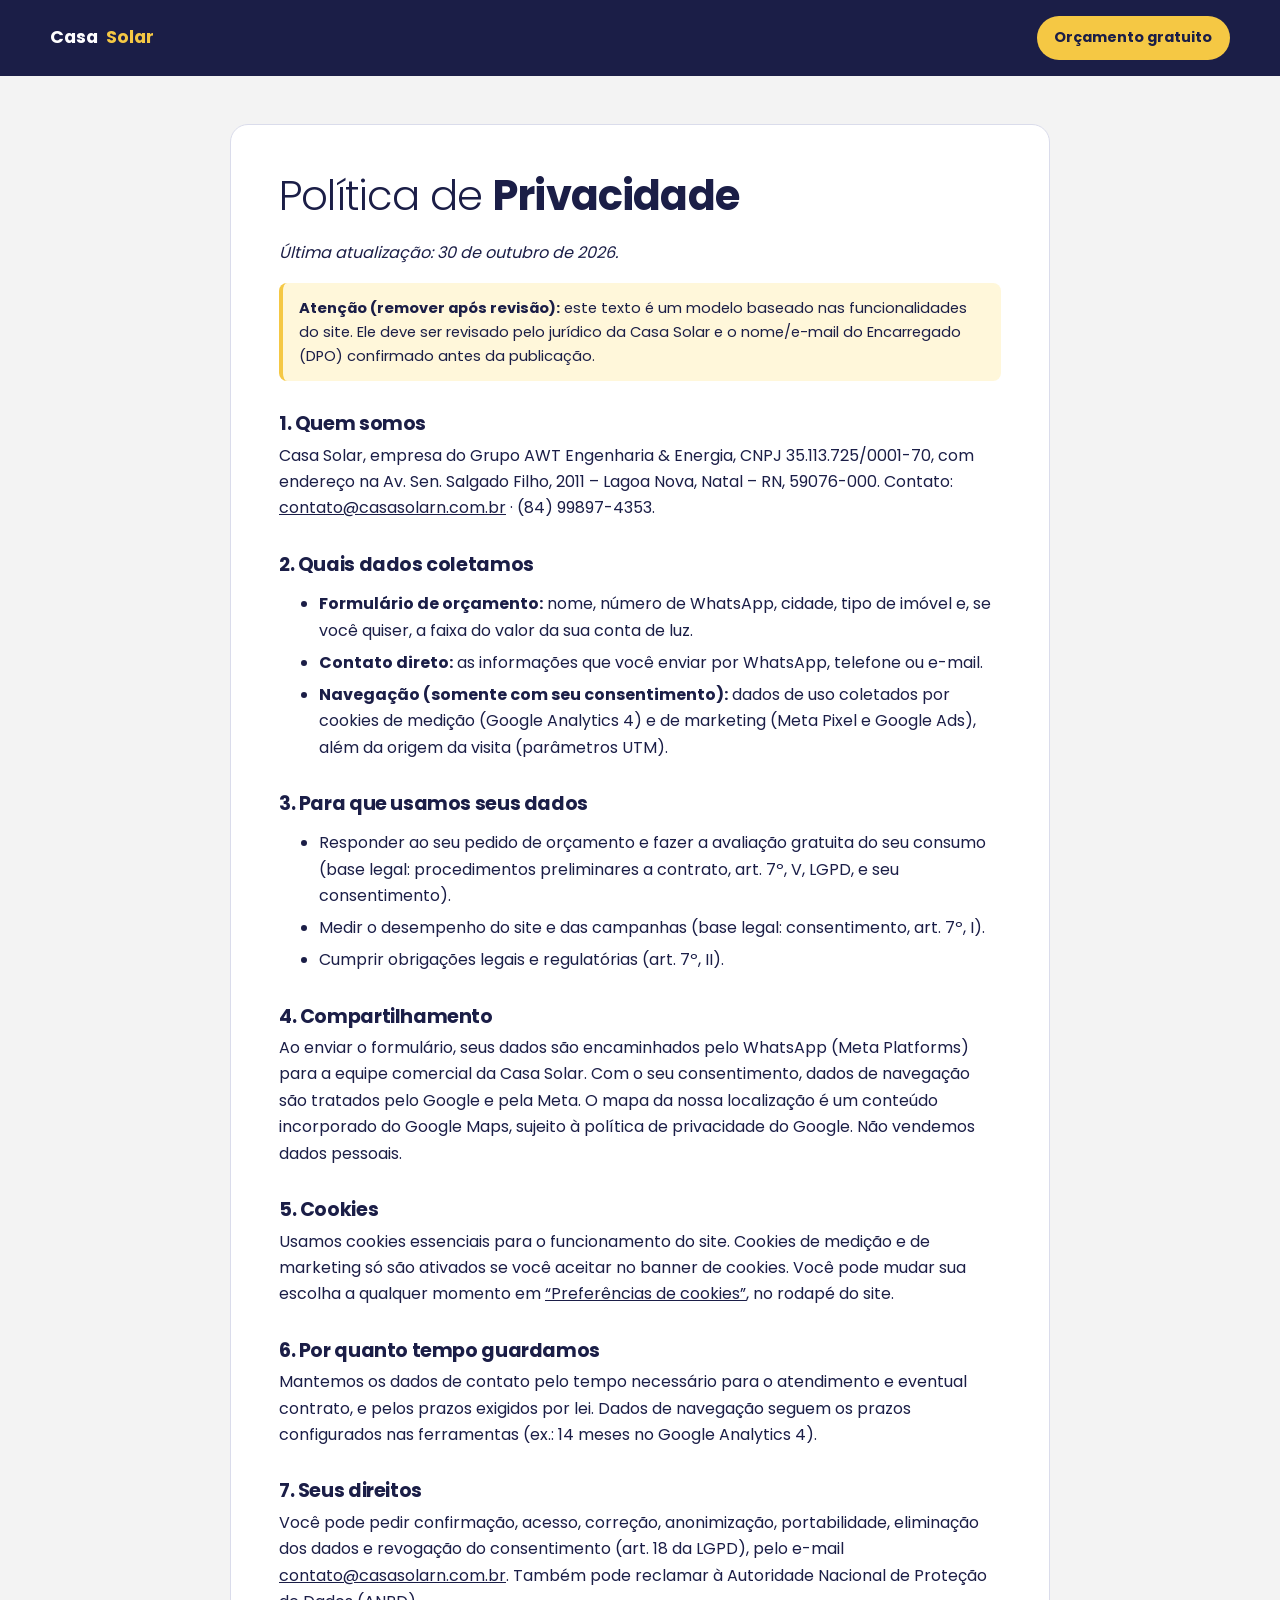
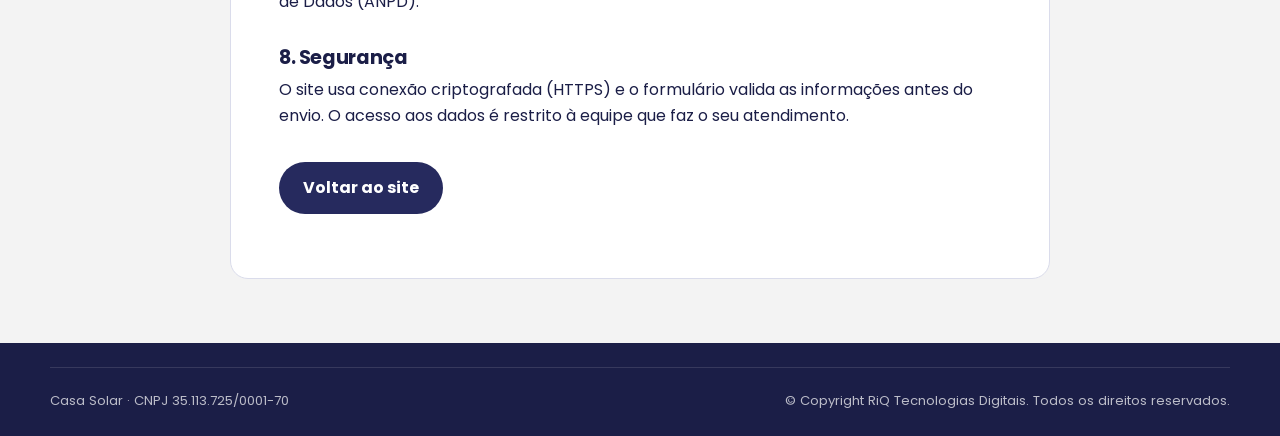
<file: politica-de-privacidade/index.html>
<!DOCTYPE html>
<html lang="pt-BR">
<head>
<meta charset="utf-8">
<meta name="viewport" content="width=device-width, initial-scale=1">
<title>Política de Privacidade | Casa Solar</title>
<meta name="description" content="Como a Casa Solar coleta, usa e protege seus dados pessoais, em conformidade com a LGPD (Lei 13.709/2018).">
<link rel="canonical" href="https://casasolarn.com.br/politica-de-privacidade/">
<meta name="robots" content="index, follow">
<meta name="theme-color" content="#262A5E">
<link rel="icon" href="../assets/img/favicon.svg" type="image/svg+xml">
<link rel="stylesheet" href="../assets/css/style.css">
<style>
  .legal{padding:calc(var(--header-h) + 3rem) 0 4rem;background:var(--paper)}
  .legal article{background:#fff;border-radius:var(--radius);padding:clamp(1.5rem,4vw,3rem);max-width:820px;margin-inline:auto;border:1px solid var(--line)}
  .legal h1{font-size:clamp(1.9rem,4vw,2.6rem);font-weight:300}.legal h1 b{font-weight:700}
  .legal h2{font-size:1.2rem;margin:2rem 0 .5rem}
  .legal li{margin-bottom:.35rem}
  .legal .pending{background:#FFF7DA;border-left:4px solid var(--yellow);padding:.8rem 1rem;border-radius:8px;font-size:.92rem}
  .header{background:var(--navy-900)}
</style>
</head>
<body>
<a class="skip" href="#conteudo">Pular para o conteúdo</a>
<header class="header">
  <div class="wrap header__row">
    <a class="brand" href="../" aria-label="Casa Solar – página inicial" style="font-weight:700;font-size:1.1rem;gap:.5rem;color:#fff">Casa <span class="y">Solar</span></a>
    <a class="btn" href="../#orcamento" style="min-height:44px;padding:.55rem 1.1rem;font-size:.9rem">Orçamento gratuito</a>
  </div>
</header>
<main id="conteudo" class="legal on-light">
  <div class="wrap">
    <article>
      <h1>Política de <b>Privacidade</b></h1>
      <p><em>Última atualização: 30 de outubro de 2026.</em></p>
      <p class="pending"><strong>Atenção (remover após revisão):</strong> este texto é um modelo baseado nas funcionalidades do site. Ele deve ser revisado pelo jurídico da Casa Solar e o nome/e-mail do Encarregado (DPO) confirmado antes da publicação.</p>

      <h2>1. Quem somos</h2>
      <p>Casa Solar, empresa do Grupo AWT Engenharia &amp; Energia, CNPJ 35.113.725/0001-70, com endereço na Av. Sen. Salgado Filho, 2011 – Lagoa Nova, Natal – RN, 59076-000. Contato: <a href="mailto:contato@casasolarn.com.br">contato@casasolarn.com.br</a> · (84) 99897-4353.</p>

      <h2>2. Quais dados coletamos</h2>
      <ul>
        <li><strong>Formulário de orçamento:</strong> nome, número de WhatsApp, cidade, tipo de imóvel e, se você quiser, a faixa do valor da sua conta de luz.</li>
        <li><strong>Contato direto:</strong> as informações que você enviar por WhatsApp, telefone ou e-mail.</li>
        <li><strong>Navegação (somente com seu consentimento):</strong> dados de uso coletados por cookies de medição (Google Analytics 4) e de marketing (Meta Pixel e Google Ads), além da origem da visita (parâmetros UTM).</li>
      </ul>

      <h2>3. Para que usamos seus dados</h2>
      <ul>
        <li>Responder ao seu pedido de orçamento e fazer a avaliação gratuita do seu consumo (base legal: procedimentos preliminares a contrato, art. 7º, V, LGPD, e seu consentimento).</li>
        <li>Medir o desempenho do site e das campanhas (base legal: consentimento, art. 7º, I).</li>
        <li>Cumprir obrigações legais e regulatórias (art. 7º, II).</li>
      </ul>

      <h2>4. Compartilhamento</h2>
      <p>Ao enviar o formulário, seus dados são encaminhados pelo WhatsApp (Meta Platforms) para a equipe comercial da Casa Solar. Com o seu consentimento, dados de navegação são tratados pelo Google e pela Meta. O mapa da nossa localização é um conteúdo incorporado do Google Maps, sujeito à política de privacidade do Google. Não vendemos dados pessoais.</p>

      <h2>5. Cookies</h2>
      <p>Usamos cookies essenciais para o funcionamento do site. Cookies de medição e de marketing só são ativados se você aceitar no banner de cookies. Você pode mudar sua escolha a qualquer momento em <a href="../#cookies">“Preferências de cookies”</a>, no rodapé do site.</p>

      <h2>6. Por quanto tempo guardamos</h2>
      <p>Mantemos os dados de contato pelo tempo necessário para o atendimento e eventual contrato, e pelos prazos exigidos por lei. Dados de navegação seguem os prazos configurados nas ferramentas (ex.: 14 meses no Google Analytics 4).</p>

      <h2>7. Seus direitos</h2>
      <p>Você pode pedir confirmação, acesso, correção, anonimização, portabilidade, eliminação dos dados e revogação do consentimento (art. 18 da LGPD), pelo e-mail <a href="mailto:contato@casasolarn.com.br">contato@casasolarn.com.br</a>. Também pode reclamar à Autoridade Nacional de Proteção de Dados (ANPD).</p>

      <h2>8. Segurança</h2>
      <p>O site usa conexão criptografada (HTTPS) e o formulário valida as informações antes do envio. O acesso aos dados é restrito à equipe que faz o seu atendimento.</p>

      <p style="margin-top:2rem"><a class="btn btn--navy" href="../">Voltar ao site</a></p>
    </article>
  </div>
</main>
<footer class="footer" style="padding-top:1.5rem">
  <div class="wrap footer__bottom">
    <p>Casa Solar · CNPJ 35.113.725/0001-70</p>
    <p>© Copyright RiQ Tecnologias Digitais. Todos os direitos reservados.</p>
  </div>
</footer>
</body>
</html>
</file>
<file: assets/css/style.css>
/* =========================================================
   Casa Solar — Landing page
   Identidade: azul-marinho + azul-céu + amarelo solar, Poppins
   ========================================================= */
@font-face{font-family:"Poppins";font-style:normal;font-weight:300;font-display:swap;src:url(../fonts/poppins-light.woff) format("woff")}
@font-face{font-family:"Poppins";font-style:normal;font-weight:400;font-display:swap;src:url(../fonts/poppins-regular.woff) format("woff")}
@font-face{font-family:"Poppins";font-style:normal;font-weight:500;font-display:swap;src:url(../fonts/poppins-medium.woff) format("woff")}
@font-face{font-family:"Poppins";font-style:normal;font-weight:700;font-display:swap;src:url(../fonts/poppins-bold.woff) format("woff")}

:root{
  --navy:#262A5E; --navy-900:#1B1E47; --navy-700:#2F3470;
  --royal:#1E43A3; --royal-900:#0E2667; --sky:#3F7AC4;
  --yellow:#F5C844; --yellow-2:#F7D24A; --yellow-ink:#7A5B00;
  --green:#3FA45B; --paper:#F3F3F3; --white:#fff;
  --ink:#1B1E47; --muted:#4B5078; --line:#DADCEB;
  --radius:18px; --radius-sm:10px;
  --shadow:0 18px 50px -20px rgba(27,30,71,.45);
  --ease:cubic-bezier(.22,1,.36,1);
  --wrap:1180px;
  --header-h:76px;
}
*,*::before,*::after{box-sizing:border-box}
html{scroll-behavior:smooth;scroll-padding-top:calc(var(--header-h) + 12px);-webkit-text-size-adjust:100%}
main,.footer{overflow-x:hidden;overflow-x:clip}
body{margin:0;font-family:"Poppins",system-ui,-apple-system,"Segoe UI",Arial,sans-serif;font-size:1rem;line-height:1.65;color:var(--ink);background:var(--white);text-rendering:optimizeLegibility;-webkit-font-smoothing:antialiased;overflow-x:hidden}
img,svg,video{display:block;max-width:100%}
img{height:auto}
a{color:inherit}
button,input,select{font:inherit;color:inherit}
h1,h2,h3{line-height:1.12;margin:0 0 .5em;letter-spacing:-.02em}
p{margin:0 0 1em}
.wrap{width:min(100% - 2.5rem,var(--wrap));margin-inline:auto}
[hidden]{display:none!important}
.sr-only{position:absolute!important;width:1px;height:1px;padding:0;margin:-1px;overflow:hidden;clip:rect(0,0,0,0);white-space:nowrap;border:0}
.skip{position:fixed;left:1rem;top:-100px;z-index:200;background:var(--yellow);color:var(--navy-900);padding:.7rem 1.1rem;border-radius:8px;font-weight:700;text-decoration:none}
.skip:focus{top:1rem}
:focus-visible{outline:3px solid var(--yellow);outline-offset:3px;border-radius:6px}
.on-light :focus-visible,.form-card :focus-visible{outline-color:var(--royal)}
.hl{background:linear-gradient(transparent 8%,var(--yellow) 8%,var(--yellow) 92%,transparent 92%);color:var(--navy-900);padding:0 .18em;box-decoration-break:clone;-webkit-box-decoration-break:clone}
.y{color:var(--yellow)}
.icon{width:1.25em;height:1.25em;flex:none;fill:currentColor}

/* ---------- progress ---------- */
.progress{position:fixed;inset:0 0 auto 0;height:3px;z-index:120;background:var(--yellow);transform-origin:0 50%;transform:scaleX(0)}

/* ---------- buttons ---------- */
.btn{--bg:var(--yellow);--fg:var(--navy-900);position:relative;display:inline-flex;align-items:center;justify-content:center;gap:.6rem;min-height:52px;padding:.85rem 1.5rem;border:0;border-radius:999px;background:var(--bg);color:var(--fg);font-weight:700;font-size:1rem;line-height:1.2;text-decoration:none;cursor:pointer;overflow:hidden;isolation:isolate;transition:transform .35s var(--ease),box-shadow .35s var(--ease),background-color .25s}
.btn::after{content:"";position:absolute;inset:0;z-index:-1;background:linear-gradient(110deg,transparent 30%,rgba(255,255,255,.55) 50%,transparent 70%);transform:translateX(-120%);transition:transform .7s var(--ease)}
.btn:hover{transform:translateY(-2px);box-shadow:0 14px 30px -12px rgba(245,200,68,.8)}
.btn:hover::after{transform:translateX(120%)}
.btn:active{transform:translateY(0) scale(.98)}
.btn .icon{transition:transform .35s var(--ease)}
.btn:hover .icon--arrow{transform:translateX(4px)}
.btn--navy{--bg:var(--navy);--fg:#fff}
.btn--navy:hover{box-shadow:0 14px 30px -12px rgba(38,42,94,.7)}
.btn--ghost{--bg:transparent;--fg:#fff;box-shadow:inset 0 0 0 2px rgba(255,255,255,.55)}
.btn--ghost:hover{box-shadow:inset 0 0 0 2px var(--yellow),0 14px 30px -14px rgba(0,0,0,.5)}
.btn--block{width:100%}
.btn--pulse{animation:pulse 2.8s var(--ease) infinite}
@keyframes pulse{0%,100%{box-shadow:0 0 0 0 rgba(245,200,68,.55)}55%{box-shadow:0 0 0 14px rgba(245,200,68,0)}}
/* chip-link "Confira" (padrão das artes) */
.tag-link{display:inline-flex;align-items:center;gap:.5rem;background:var(--navy);color:#fff;padding:.45rem .9rem;font-weight:400;text-decoration:none;transition:gap .3s var(--ease),background .3s}
.tag-link:hover{gap:.85rem;background:var(--royal)}

/* ---------- header ---------- */
.header{position:fixed;inset:0 0 auto;z-index:100;height:var(--header-h);display:flex;align-items:center;transition:background .35s,box-shadow .35s,height .35s}
.header.is-solid{background:rgba(27,30,71,.94);backdrop-filter:saturate(1.4) blur(10px);-webkit-backdrop-filter:saturate(1.4) blur(10px);box-shadow:0 10px 30px -18px rgba(0,0,0,.6);--header-h:66px}
.header__row{display:flex;align-items:center;justify-content:space-between;gap:1rem}
.brand{display:flex;align-items:center;text-decoration:none;color:#fff;--logo-ink:#fff;--logo-panel:#fff;--logo-grid:var(--navy)}
.brand svg{width:112px;height:auto}
.fb{display:contents}
.fb[hidden]{display:none}
.logo-img{height:44px;width:auto;filter:brightness(0) invert(1)}
.footer .logo-img--lg{height:58px}
.awt-logo{height:40px;width:auto;margin-top:1rem;filter:brightness(0) invert(1);opacity:.85}
.pillar__img{width:88px;height:88px;object-fit:contain}
.nav{display:flex;align-items:center;gap:.25rem}
.nav a{color:#fff;text-decoration:none;font-size:.92rem;font-weight:500;padding:.55rem .75rem;border-radius:8px;position:relative}
.nav a:not(.btn)::after{content:"";position:absolute;left:.75rem;right:.75rem;bottom:.3rem;height:2px;background:var(--yellow);transform:scaleX(0);transform-origin:left;transition:transform .35s var(--ease)}
.nav a:not(.btn):hover::after,.nav a[aria-current="true"]::after{transform:scaleX(1)}
.nav .btn{color:var(--navy-900);min-height:44px;padding:.6rem 1.15rem;margin-left:.5rem;font-size:.92rem}
.menu-btn{display:none;width:46px;height:46px;border:0;border-radius:12px;background:rgba(255,255,255,.12);cursor:pointer;place-items:center}
.menu-btn span{display:block;width:22px;height:2px;background:#fff;border-radius:2px;position:relative;transition:transform .3s,background .3s}
.menu-btn span::before,.menu-btn span::after{content:"";position:absolute;left:0;width:22px;height:2px;background:#fff;border-radius:2px;transition:transform .3s var(--ease)}
.menu-btn span::before{top:-7px}.menu-btn span::after{top:7px}
.menu-btn[aria-expanded="true"] span{background:transparent}
.menu-btn[aria-expanded="true"] span::before{transform:translateY(7px) rotate(45deg)}
.menu-btn[aria-expanded="true"] span::after{transform:translateY(-7px) rotate(-45deg)}

/* ---------- hero ---------- */
.hero{position:relative;isolation:isolate;color:#fff;padding:calc(var(--header-h) + 3.5rem) 0 0;background:linear-gradient(180deg,#3268B2 0%,#2558A2 46%,var(--royal-900) 100%);overflow:hidden}
.hero__wave{position:absolute;z-index:-1;left:-5%;width:110%;bottom:0;height:62%;pointer-events:none;opacity:.95;overflow:visible}
.hero__wave path{fill:none;stroke:var(--yellow);stroke-width:70;stroke-linecap:round}
.hero__photo{position:absolute;inset:auto 0 0 0;z-index:-2;height:58%;overflow:hidden;-webkit-mask-image:linear-gradient(180deg,transparent 0,#000 30%);mask-image:linear-gradient(180deg,transparent 0,#000 30%)}
.hero__photo img{width:100%;height:100%;object-fit:cover;object-position:60% 40%}
.hero__photo::after{content:"";position:absolute;inset:0;background:linear-gradient(180deg,rgba(27,30,71,.25) 0%,rgba(27,30,71,.55) 55%,rgba(27,30,71,.95) 100%),linear-gradient(90deg,rgba(27,30,71,.9) 0%,rgba(27,30,71,.35) 55%,rgba(27,30,71,.1) 100%)}
.hero__grid{display:grid;gap:2.5rem;align-items:start;padding-bottom:4rem}
.eyebrow{display:inline-flex;align-items:center;gap:.5rem;font-size:.82rem;font-weight:500;letter-spacing:.08em;text-transform:uppercase;padding:.4rem .85rem;border-radius:999px;background:rgba(27,30,71,.45);border:1px solid rgba(255,255,255,.22);margin-bottom:1.25rem}
.eyebrow .dot{width:8px;height:8px;border-radius:50%;background:var(--yellow);box-shadow:0 0 0 0 rgba(245,200,68,.7);animation:pulse 2.4s infinite}
.hero h1{font-size:clamp(2.3rem,6.4vw,4.1rem);font-weight:300;letter-spacing:-.035em;margin-bottom:1.1rem;text-shadow:0 2px 24px rgba(14,38,103,.35)}
.hero h1 strong{font-weight:700;color:var(--yellow);display:block}
.hero h1 .w{display:inline-block}
.hero__lead{font-size:clamp(1.05rem,2.2vw,1.2rem);max-width:34ch;margin-bottom:1.6rem;font-weight:400}
.hero__lead b{font-weight:700}
.hero__ctas{display:flex;flex-wrap:wrap;gap:.75rem;margin-bottom:2rem}
.chips{list-style:none;padding:0;margin:0;display:flex;flex-wrap:wrap;gap:.5rem}
.chips li{display:inline-flex;align-items:center;gap:.45rem;padding:.42rem .85rem;border-radius:999px;background:rgba(255,255,255,.12);border:1px solid rgba(255,255,255,.2);font-size:.88rem;backdrop-filter:blur(6px);-webkit-backdrop-filter:blur(6px)}
.chips .icon{color:var(--yellow);width:1rem;height:1rem}

/* form card */
.form-card{position:relative;background:var(--paper);color:var(--ink);border-radius:var(--radius);padding:1.6rem;box-shadow:var(--shadow)}
.form-card::before{content:"";position:absolute;left:0;top:1.9rem;width:6px;height:3.2rem;background:var(--yellow);border-radius:0 4px 4px 0}
.form-card h2{font-size:1.45rem;font-weight:400;margin-bottom:.35rem}
.form-card h2 b{font-weight:700}
.form-card__sub{font-size:.92rem;color:var(--muted);margin-bottom:1.1rem}
.field{margin-bottom:.85rem}
.field label,.field .label{display:block;font-size:.86rem;font-weight:500;margin-bottom:.3rem}
.field .opt{font-weight:400;color:var(--muted)}
.input{width:100%;min-height:50px;padding:.7rem .95rem;border:1.5px solid var(--line);border-radius:var(--radius-sm);background:#fff;transition:border-color .2s,box-shadow .2s;appearance:none;-webkit-appearance:none}
select.input{background-image:linear-gradient(45deg,transparent 50%,var(--navy) 50%),linear-gradient(135deg,var(--navy) 50%,transparent 50%);background-position:calc(100% - 20px) 52%,calc(100% - 14px) 52%;background-size:6px 6px;background-repeat:no-repeat;padding-right:2.4rem}
.input:hover{border-color:#b9bdd8}
.input:focus{outline:none;border-color:var(--royal);box-shadow:0 0 0 4px rgba(30,67,163,.18)}
.input[aria-invalid="true"]{border-color:#B3261E;box-shadow:0 0 0 4px rgba(179,38,30,.12)}
.err{display:block;min-height:0;font-size:.8rem;color:#B3261E;margin-top:.25rem}
.err:empty{display:none}
.grid-2{display:grid;gap:0 .75rem}
.check{display:flex;gap:.6rem;align-items:flex-start;font-size:.82rem;color:var(--muted);margin:.4rem 0 1rem;line-height:1.45}
.check input{width:20px;height:20px;margin:.1rem 0 0;accent-color:var(--navy);flex:none}
.check a{color:var(--navy);font-weight:500}
.form-note{font-size:.78rem;color:var(--muted);margin:.8rem 0 0;display:flex;gap:.4rem;align-items:center}
.form-note .icon{width:1rem;height:1rem;color:var(--green)}
.hp{position:absolute;left:-9999px;width:1px;height:1px;overflow:hidden}
.form-success{display:none;text-align:center;padding:1rem 0}
.form-success.is-on{display:block;animation:pop .6s var(--ease)}
.form-success .badge{width:64px;height:64px;margin:0 auto 1rem;border-radius:50%;display:grid;place-items:center;background:var(--green);color:#fff}
.form-success .badge .icon{width:32px;height:32px}
@keyframes pop{from{opacity:0;transform:scale(.92)}to{opacity:1;transform:none}}

/* ---------- facts strip ---------- */
.facts{position:relative;z-index:2;background:var(--navy);color:#fff}
.facts ul{list-style:none;margin:0 auto;padding:1.6rem 0;display:grid;grid-template-columns:repeat(2,1fr);gap:1.4rem 1rem}
.facts li{display:flex;flex-direction:column;gap:.15rem;padding-left:.9rem;border-left:3px solid var(--yellow)}
.facts strong{font-size:clamp(1.5rem,4vw,2.1rem);line-height:1.1;color:var(--yellow);font-weight:700;letter-spacing:-.02em;font-variant-numeric:tabular-nums}
.facts li>span{font-size:.86rem;opacity:.9}

/* ---------- sections ---------- */
.section{padding:clamp(4rem,9vw,7rem) 0;position:relative}
.section--paper{background:var(--paper)}
.section--navy{background:var(--navy);color:#fff}
.section--royal{background:linear-gradient(160deg,var(--royal) 0%,var(--royal-900) 100%);color:#fff}
.kicker{display:inline-flex;align-items:center;gap:.6rem;font-size:.8rem;font-weight:700;letter-spacing:.14em;text-transform:uppercase;color:var(--royal);margin-bottom:.9rem}
.kicker::before{content:"";width:28px;height:3px;background:var(--yellow);border-radius:2px}
.section--navy .kicker,.section--royal .kicker{color:var(--yellow)}
.title{font-size:clamp(1.85rem,4.4vw,2.9rem);font-weight:400;letter-spacing:-.03em}
.title b{font-weight:700}
.lead{font-size:1.08rem;color:var(--muted);max-width:60ch}
.section--navy .lead,.section--royal .lead{color:rgba(255,255,255,.85)}
.head{margin-bottom:clamp(2rem,5vw,3.2rem)}
.head--center{text-align:center}
.head--center .lead{margin-inline:auto}
.bar{display:block;width:84px;height:5px;background:#fff;margin-top:1.4rem;border-radius:2px}

/* sobre */
.about{display:grid;gap:2.5rem;align-items:center}
.about__media{position:relative}
.about__media picture img{width:100%;aspect-ratio:530/400;object-fit:cover;border-radius:var(--radius);box-shadow:var(--shadow)}
.slab{position:relative;background:var(--navy);color:#fff;padding:1.4rem 1.6rem 1.4rem 2.2rem;display:inline-block;margin-bottom:1rem}
.slab::before{content:"";position:absolute;left:1.1rem;top:1.4rem;bottom:1.4rem;width:5px;background:var(--yellow)}
.slab h2{font-size:clamp(1.9rem,4.6vw,2.8rem);font-weight:300;margin:0;line-height:1.1}
.slab h2 b{font-weight:700;display:block}
.about__badge{position:absolute;right:-.5rem;bottom:-1.2rem;background:var(--yellow);color:var(--navy-900);border-radius:14px;padding:.8rem 1rem;font-size:.85rem;font-weight:500;display:flex;gap:.6rem;align-items:center;box-shadow:var(--shadow);max-width:260px;line-height:1.35}
.about__badge .icon{width:1.6rem;height:1.6rem}
.pillars{display:grid;gap:1rem;margin-top:3rem}
.pillar{background:#fff;border-radius:var(--radius);padding:1.6rem;border:1px solid var(--line);transition:transform .45s var(--ease),box-shadow .45s var(--ease),border-color .3s}
.pillar:hover{transform:translateY(-6px);box-shadow:var(--shadow);border-color:transparent}
.pillar h3{font-size:1.15rem;margin:.9rem 0 .4rem}
.pillar p{margin:0;color:var(--muted);font-size:.95rem}
.ico-badge{width:56px;height:56px;border-radius:50%;display:grid;place-items:center;background:var(--yellow);color:var(--navy-900);box-shadow:0 0 0 6px rgba(245,200,68,.22)}
.ico-badge .icon{width:26px;height:26px}
.pillar:hover .ico-badge,.pillar:hover .pillar__img{animation:wiggle .7s var(--ease)}
@keyframes wiggle{30%{transform:rotate(-10deg) scale(1.06)}60%{transform:rotate(8deg)}100%{transform:none}}

/* motivos (navy, padrão da arte "4 motivos") */
.reasons{display:grid;gap:1rem;counter-reset:r}
.reason{position:relative;padding:1.6rem 1.5rem 1.5rem;border-radius:var(--radius);background:rgba(255,255,255,.05);border:1px solid rgba(255,255,255,.12);overflow:hidden;transition:background .4s,transform .45s var(--ease)}
.reason:hover{background:rgba(255,255,255,.09);transform:translateY(-4px)}
.reason::before{counter-increment:r;content:"0" counter(r);position:absolute;right:1rem;top:.4rem;font-size:3.6rem;font-weight:700;color:rgba(245,200,68,.14);line-height:1}
.reason h3{font-size:1.15rem;margin:.9rem 0 .4rem;color:#fff}
.reason p{margin:0;font-size:.95rem;color:rgba(255,255,255,.82)}
.reason .ico-badge{width:48px;height:48px}
.reason .ico-badge .icon{width:22px;height:22px}

/* ar-condicionado */
.split{display:grid;gap:2.5rem;align-items:center}
.ac__media{position:relative}
.ac__media img{width:100%;border-radius:var(--radius);box-shadow:var(--shadow);aspect-ratio:618/298;object-fit:cover}
.bubble{display:inline-flex;align-items:center;gap:.7rem;background:var(--navy);color:#fff;padding:.7rem 1.1rem;border-radius:12px;font-size:1.05rem;margin:.2rem 0 1rem}
.bubble .bolt{width:38px;height:38px;border-radius:50%;background:var(--yellow);color:var(--navy-900);display:grid;place-items:center;flex:none}
.bubble .bolt .icon{width:20px;height:20px}
.speech{background:var(--navy);color:#fff;border-radius:14px;padding:1rem 1.2rem;max-width:30rem;margin:0 0 1.5rem 2rem;font-size:1.02rem}
.speech b{font-weight:700}

/* financiável */
.finance{position:relative;overflow:hidden}
.finance__card{position:relative;background:var(--yellow);color:var(--navy-900);border-radius:28px;padding:2rem 1.6rem;display:grid;gap:1.6rem;align-items:center;overflow:hidden}
.finance__card::after{content:"";position:absolute;right:-60px;top:-60px;width:220px;height:220px;border-radius:50%;background:rgba(255,255,255,.28)}
.finance__card h2{font-size:clamp(1.8rem,4.6vw,2.9rem);font-weight:700;text-transform:uppercase;letter-spacing:-.01em;margin:0}
.finance__card h2 span{display:block;color:var(--navy);font-weight:500;font-size:.62em;letter-spacing:.02em}
.finance__card p{font-size:1.1rem;margin:0}
.finance__card .dash{display:block;width:44px;height:5px;border-radius:3px;background:var(--navy);margin-bottom:.9rem}
.finance__bolt{position:absolute;right:1.2rem;top:1.2rem;width:58px;height:58px;border-radius:50%;background:#fff;color:var(--navy-900);display:grid;place-items:center;z-index:1;animation:float 5s ease-in-out infinite}
.finance__bolt .icon{width:28px;height:28px}
@keyframes float{50%{transform:translateY(-8px) rotate(-6deg)}}

/* processo */
.steps{list-style:none;margin:0;padding:0;display:grid;gap:1rem;position:relative}
.step{position:relative;background:#fff;border-radius:var(--radius);padding:1.5rem 1.4rem 1.4rem;border:1px solid var(--line);transition:border-color .4s,box-shadow .4s}
.step__n{display:inline-grid;place-items:center;width:46px;height:46px;border-radius:50%;background:var(--navy);color:#fff;font-weight:700;margin-bottom:.8rem;transition:background .5s var(--ease),color .5s,transform .5s var(--ease)}
.step h3{font-size:1.08rem;margin:0 0 .35rem}
.step p{margin:0;color:var(--muted);font-size:.94rem}
.step.is-lit{border-color:var(--yellow);box-shadow:0 18px 40px -26px rgba(38,42,94,.6)}
.step.is-lit .step__n{background:var(--yellow);color:var(--navy-900);transform:scale(1.08)}
.steps__line{display:none}

/* projetos */
.filters{display:flex;flex-wrap:wrap;gap:.5rem;margin-bottom:2rem}
.filter{min-height:44px;padding:.55rem 1.1rem;border-radius:999px;border:1.5px solid rgba(255,255,255,.35);background:transparent;color:#fff;font-weight:500;cursor:pointer;transition:background .3s,color .3s,border-color .3s,transform .3s var(--ease)}
.filter:hover{border-color:var(--yellow);transform:translateY(-2px)}
.filter[aria-pressed="true"]{background:var(--yellow);color:var(--navy-900);border-color:var(--yellow)}
.projects{display:grid;gap:1.4rem}
.feature{position:relative;border-radius:24px;overflow:hidden;background:var(--yellow);color:var(--navy-900);display:grid}
.feature picture{display:block}
.feature picture img{width:100%;height:100%;object-fit:cover;aspect-ratio:531/309}
.feature__body{padding:1.5rem 1.5rem 1.7rem;position:relative}
.feature__loc{display:inline-block;font-weight:700;letter-spacing:.06em;text-transform:uppercase;color:var(--navy);font-size:.9rem;margin-bottom:.4rem}
.feature__title{font-size:clamp(2.1rem,5.6vw,3.2rem);font-weight:700;line-height:.95;text-transform:uppercase;letter-spacing:-.03em;margin:0 0 .8rem}
.feature__title span{display:block;color:var(--navy);-webkit-text-stroke:0}
.feature__title .ok{display:inline-grid;place-items:center;width:.9em;height:.9em;border-radius:50%;background:var(--green);color:#fff;vertical-align:middle;margin-left:.15em}
.feature__title .ok .icon{width:.55em;height:.55em}
.feature p{margin:0 0 1rem;font-size:1rem}
.cards{list-style:none;padding:0;margin:0;display:grid;gap:1rem}
.card{background:#fff;color:var(--ink);border-radius:var(--radius);display:flex;flex-direction:column;position:relative;overflow:hidden;transition:transform .45s var(--ease),box-shadow .45s var(--ease)}
.card:hover{transform:translateY(-6px);box-shadow:0 26px 46px -24px rgba(0,0,0,.7)}
.card[hidden]{display:none}
.card__media{position:relative;margin:0;aspect-ratio:590/425;overflow:hidden;background:var(--navy)}
.card__media picture,.card__media img{display:block;width:100%;height:100%}
.card__media img{object-fit:cover;transform:scale(1.04);transition:transform 1.1s var(--ease),filter .6s}
.card:hover .card__media img{transform:scale(1.12)}
.card__media::after{content:"";position:absolute;inset:0;background:linear-gradient(180deg,rgba(14,38,103,0) 35%,rgba(14,38,103,.55) 65%,rgba(27,30,71,.95) 100%);transition:opacity .5s}
.card__over{position:absolute;left:0;right:0;bottom:0;z-index:1;padding:1rem 1.1rem .95rem;color:#fff}
.card__over h3{font-size:1.2rem;line-height:1.15;margin:.2rem 0 0;color:#fff}
.card__type{display:inline-block;font-size:.7rem;font-weight:700;letter-spacing:.1em;text-transform:uppercase;color:var(--navy-900);background:var(--yellow);padding:.18rem .5rem;border-radius:4px}
.js .card__over>*{opacity:0;transform:translateY(14px);transition:opacity .7s var(--ease),transform .7s var(--ease)}
.js .card__over h3{transition-delay:.12s}
.js .card.is-in .card__over>*{opacity:1;transform:none}
.card__body{padding:1rem 1.1rem 1.1rem;display:flex;flex-direction:column;gap:.35rem;flex:1;position:relative}
.card__body::before{content:"";position:absolute;left:0;top:0;height:4px;width:100%;background:var(--yellow);transform:scaleX(.18);transform-origin:left;transition:transform .6s var(--ease)}
.card:hover .card__body::before{transform:scaleX(1)}
.card__row{display:flex;justify-content:space-between;align-items:baseline;gap:.5rem;flex-wrap:wrap}
.card__loc{display:flex;align-items:center;gap:.35rem;color:var(--muted);font-size:.88rem}
.card__loc .icon{width:1rem;height:1rem;color:var(--royal)}
.card__kwp{font-size:1.45rem;font-weight:700;color:var(--navy);letter-spacing:-.02em;margin:0;font-variant-numeric:tabular-nums;white-space:nowrap}
.card__kwp small{font-size:.85rem;font-weight:500;color:var(--muted)}
.card__ask{font-size:.86rem;color:var(--muted);margin:.1rem 0 0}
.card a{margin-top:auto;display:inline-flex;align-items:center;gap:.45rem;font-weight:700;font-size:.92rem;color:var(--navy);text-decoration:none;padding:.35rem 0;transition:gap .3s var(--ease)}
.card a:hover{gap:.8rem;text-decoration:underline;text-decoration-color:var(--yellow);text-decoration-thickness:3px;text-underline-offset:5px}
/* gráfico kWp */
.chart{margin:2rem 0 0;background:rgba(255,255,255,.06);border:1px solid rgba(255,255,255,.14);border-radius:var(--radius);padding:1.4rem 1.3rem 1.2rem;margin-top:2rem}
.chart h3{font-size:1.1rem;margin:0 0 .2rem}
.chart__sub{font-size:.85rem;color:rgba(255,255,255,.75);margin:0 0 1.2rem}
.bars{list-style:none;margin:0;padding:0;display:grid;gap:.6rem}
.bars li{display:grid;grid-template-columns:minmax(7.5rem,11rem) 1fr;gap:.75rem;align-items:center;font-size:.85rem}
.bars .lbl{color:rgba(255,255,255,.9);line-height:1.25}
.bars .track{position:relative;height:26px;border-radius:0 6px 6px 0}
.bars .fill{position:absolute;inset:0 auto 0 0;width:var(--w);background:var(--yellow);border-radius:0 4px 4px 0;transform:scaleX(0);transform-origin:left;transition:transform 1.2s var(--ease)}
.bars .val{position:absolute;top:50%;transform:translateY(-50%);left:calc(var(--w) + .5rem);font-weight:700;font-variant-numeric:tabular-nums;white-space:nowrap;color:#fff;opacity:0;transition:opacity .6s .8s}
.bars li:hover .fill,.bars li:focus-within .fill{background:var(--yellow-2);filter:brightness(1.07)}
.chart.is-in .fill{transform:scaleX(1)}
.chart.is-in .val{opacity:1}
.chart__note{font-size:.78rem;color:rgba(255,255,255,.7);margin:1rem 0 0}
/* vídeo */
.video{margin-top:2rem;display:grid;gap:1.4rem;align-items:center}
.video__frame{position:relative;border-radius:var(--radius);overflow:hidden;background:url(../img/logo.svg) center 42%/46% no-repeat,linear-gradient(160deg,var(--navy),var(--navy-900));box-shadow:var(--shadow);aspect-ratio:9/16;max-height:640px;width:min(100%,360px);justify-self:center}
.video__frame video{width:100%;height:100%;object-fit:contain;background:transparent}

/* você sabia */
.tip{display:grid;gap:1.5rem;align-items:center;background:var(--navy);color:#fff;border-radius:28px;padding:2rem 1.6rem;position:relative;overflow:hidden}
.tip h2{font-size:clamp(2rem,5vw,3rem);color:var(--yellow);font-weight:700;margin:0 0 .6rem}
.tip p.big{font-size:clamp(1.2rem,3vw,1.6rem);line-height:1.3;margin:0}
.tip p.big b{font-weight:700}
.tip .note{border-left:3px solid var(--yellow);padding-left:.9rem;font-size:.95rem;color:rgba(255,255,255,.85);margin:1.2rem 0 1.4rem}
.tip__bolt{position:absolute;right:1.2rem;top:1.2rem;width:64px;height:64px;border-radius:50%;background:var(--yellow);color:var(--navy-900);display:grid;place-items:center;animation:float 5s ease-in-out infinite}
.tip__bolt .icon{width:30px;height:30px}
.gauge{position:relative;width:min(100%,260px);justify-self:center}
.gauge svg{width:100%;height:auto;overflow:visible}
.gauge .g-track{fill:none;stroke:rgba(255,255,255,.12);stroke-width:18}
.gauge .g-val{fill:none;stroke:var(--yellow);stroke-width:18;stroke-linecap:round;stroke-dasharray:283 400;stroke-dashoffset:283;transition:stroke-dashoffset 1.6s var(--ease)}
.gauge.is-in .g-val{stroke-dashoffset:calc(283 - 283 * .6)}
.gauge__txt{position:absolute;inset:auto 0 8% 0;text-align:center}
.gauge__txt strong{display:block;font-size:2.6rem;line-height:1;color:var(--yellow)}
.gauge__txt span{font-size:.85rem;color:rgba(255,255,255,.85)}

/* equipe */
.team{list-style:none;padding:0;margin:0;display:grid;grid-template-columns:repeat(auto-fill,minmax(205px,1fr));gap:1rem}
.member{background:#fff;border:1px solid var(--line);border-radius:var(--radius);overflow:hidden;text-align:center;display:flex;flex-direction:column;transition:transform .45s var(--ease),box-shadow .45s var(--ease)}
.member:hover{transform:translateY(-6px);box-shadow:var(--shadow)}
.member__photo{position:relative;aspect-ratio:4/4.3;overflow:hidden;background:var(--navy)}
.member__photo picture,.member__photo img{display:block;width:100%;height:100%}
.member__photo img{object-fit:cover;transition:transform 1s var(--ease)}
.member:hover .member__photo img{transform:scale(1.06)}
.member__photo::after{content:"";position:absolute;left:0;right:0;bottom:0;height:5px;background:var(--yellow);transform:scaleX(0);transform-origin:left;transition:transform .6s var(--ease)}
.member:hover .member__photo::after,.member.is-in .member__photo::after{transform:scaleX(1)}
.member.is-in .member__photo::after{transition-delay:calc(var(--d,0s) + .4s)}
.member__body{padding:1rem 1rem 1.2rem;display:flex;flex-direction:column;align-items:center;flex:1}
.member h3{font-size:1.08rem;margin:0 0 .1rem}
.member p{font-size:.85rem;color:var(--muted);margin:0 0 .9rem}
.member .btn{min-height:44px;padding:.55rem 1.1rem;font-size:.9rem;margin-top:auto}
/* faq */
.faq{display:grid;gap:2rem}
.faq__list{display:grid;gap:.75rem}
.qa{background:#fff;border:1px solid var(--line);border-radius:14px;transition:border-color .3s,box-shadow .3s}
.qa[open]{border-color:var(--yellow);box-shadow:0 16px 40px -28px rgba(38,42,94,.6)}
.qa summary{list-style:none;cursor:pointer;display:flex;gap:1rem;justify-content:space-between;align-items:center;padding:1.1rem 1.2rem;font-weight:500;font-size:1rem;min-height:56px}
.qa summary::-webkit-details-marker{display:none}
.qa summary .pm{flex:none;width:32px;height:32px;border-radius:50%;background:var(--navy);position:relative;transition:background .3s,transform .4s var(--ease)}
.qa summary .pm::before,.qa summary .pm::after{content:"";position:absolute;left:50%;top:50%;width:12px;height:2px;background:#fff;transform:translate(-50%,-50%);transition:transform .4s var(--ease)}
.qa summary .pm::after{transform:translate(-50%,-50%) rotate(90deg)}
.qa[open] summary .pm{background:var(--yellow)}
.qa[open] summary .pm::before,.qa[open] summary .pm::after{background:var(--navy-900)}
.qa[open] summary .pm::after{transform:translate(-50%,-50%) rotate(0)}
.qa__a{padding:0 1.2rem 1.2rem;color:var(--muted)}
.qa__a p{margin:0}
.qa[open] .qa__a{animation:fadeDown .45s var(--ease)}
@keyframes fadeDown{from{opacity:0;transform:translateY(-6px)}to{opacity:1;transform:none}}
.faq__side{display:flex;flex-direction:column;gap:1rem}
.faq__aside{background:var(--navy);color:#fff;border-radius:var(--radius);padding:1.6rem}
.map{flex:1;display:flex;flex-direction:column;gap:.9rem;background:#fff;border:1px solid var(--line);border-radius:var(--radius);padding:1.1rem;min-height:420px}
.map__head{display:flex;gap:.8rem;align-items:flex-start}
.map__head .ci{width:44px;height:44px;border-radius:50%;background:var(--yellow);color:var(--navy-900);display:grid;place-items:center;flex:none}
.map__head .ci .icon{width:20px;height:20px}
.map__head h3{font-size:1.05rem;margin:0 0 .15rem}
.map__head p{font-size:.86rem;color:var(--muted);margin:0;line-height:1.45}
.map__frame{position:relative;flex:1;min-height:260px;border-radius:12px;overflow:hidden;background:var(--paper) url(../img/favicon.svg) center/64px no-repeat}
.map__frame iframe{position:absolute;inset:0;width:100%;height:100%;border:0;filter:saturate(1.05)}
.faq__aside h3{font-size:1.3rem}
.faq__aside p{color:rgba(255,255,255,.85);font-size:.95rem}

/* cta final + contato */
.cta{position:relative;overflow:hidden;color:#fff;background:linear-gradient(160deg,var(--royal) 0%,var(--royal-900) 100%)}
.cta__wave{position:absolute;left:-5%;width:110%;bottom:-14%;opacity:.9;pointer-events:none;overflow:visible}
.cta__wave path{fill:none;stroke:var(--yellow);stroke-width:60;stroke-linecap:round}
.cta__grid{position:relative;display:grid;gap:2rem;align-items:center}
.cta h2{font-size:clamp(2rem,5vw,3.2rem);font-weight:300}
.cta h2 b{font-weight:700;color:var(--yellow)}
.contact{list-style:none;margin:0;padding:0;display:grid;gap:.75rem;position:relative;z-index:1}
.cta .lead{color:rgba(255,255,255,.88)}
.contact a,.contact div{display:flex;gap:.9rem;align-items:center;text-decoration:none;background:rgba(27,30,71,.55);border:1px solid rgba(255,255,255,.14);border-radius:14px;padding:.9rem 1rem;transition:background .3s,transform .35s var(--ease),border-color .3s;backdrop-filter:blur(4px);-webkit-backdrop-filter:blur(4px)}
.contact a:hover{background:rgba(27,30,71,.85);transform:translateX(4px);border-color:var(--yellow)}
.contact .ci{width:44px;height:44px;border-radius:50%;background:var(--yellow);color:var(--navy-900);display:grid;place-items:center;flex:none}
.contact .ci .icon{width:20px;height:20px}
.contact small{display:block;font-size:.78rem;opacity:.8}
.contact strong{font-weight:500;line-height:1.35}

/* footer */
.footer{background:var(--navy-900);color:rgba(255,255,255,.85);padding:3.5rem 0 1.5rem;font-size:.92rem}
.footer__grid{display:grid;gap:2rem;margin-bottom:2.5rem}
.footer .brand svg{width:150px}
.footer h2{font-size:.85rem;letter-spacing:.12em;text-transform:uppercase;color:var(--yellow);margin:0 0 .9rem}
.footer ul{list-style:none;margin:0;padding:0;display:grid;gap:.5rem}
.footer a{text-decoration:none}
.footer a:hover{color:var(--yellow);text-decoration:underline}
.linkbtn{background:none;border:0;padding:0;cursor:pointer;text-align:left;color:inherit}
.linkbtn:hover{color:var(--yellow);text-decoration:underline}
.footer__bottom{border-top:1px solid rgba(255,255,255,.12);padding-top:1.4rem;display:flex;flex-wrap:wrap;gap:.6rem 1.5rem;justify-content:space-between;font-size:.82rem;color:rgba(255,255,255,.7)}
.footer__bottom p{margin:0}

/* whatsapp flutuante */
.fab{position:fixed;right:1rem;bottom:1rem;z-index:90;width:60px;height:60px;border-radius:50%;background:#128C46;color:#fff;display:grid;place-items:center;box-shadow:0 12px 30px -10px rgba(0,0,0,.5);transition:transform .35s var(--ease);animation:pulseG 3s infinite}
.fab:hover{transform:scale(1.08) rotate(-6deg)}
.fab .icon{width:30px;height:30px}
@keyframes pulseG{0%,100%{box-shadow:0 0 0 0 rgba(31,175,83,.55),0 12px 30px -10px rgba(0,0,0,.5)}60%{box-shadow:0 0 0 16px rgba(31,175,83,0),0 12px 30px -10px rgba(0,0,0,.5)}}

/* cookies */
.cookie{position:fixed;left:1rem;right:1rem;bottom:1rem;z-index:150;max-width:560px;background:#fff;color:var(--ink);border-radius:16px;box-shadow:0 24px 60px -18px rgba(0,0,0,.55);padding:1.3rem;border-top:5px solid var(--yellow);transform:translateY(130%);opacity:0;transition:transform .6s var(--ease),opacity .4s}
.cookie.is-on{transform:none;opacity:1}
.cookie h2{font-size:1.05rem;margin:0 0 .35rem}
.cookie p{font-size:.86rem;color:var(--muted);margin:0 0 .9rem}
.cookie a{color:var(--navy);font-weight:500}
.cookie__prefs{display:none;margin:0 0 1rem;padding:0;border:0}
.cookie__prefs.is-on{display:grid;gap:.6rem}
.cookie__prefs label{display:flex;gap:.6rem;align-items:flex-start;font-size:.86rem;line-height:1.4}
.cookie__prefs input{width:20px;height:20px;accent-color:var(--navy);flex:none;margin-top:.1rem}
.cookie__actions{display:flex;flex-wrap:wrap;gap:.5rem}
.cookie__actions .btn{min-height:44px;padding:.55rem 1.1rem;font-size:.9rem;flex:1 1 auto}
.btn--outline{--bg:#fff;--fg:var(--navy);box-shadow:inset 0 0 0 2px var(--navy)}
.btn--outline:hover{box-shadow:inset 0 0 0 2px var(--navy),0 10px 20px -12px rgba(38,42,94,.6)}

/* ---------- reveal (motion) ---------- */
.js [data-reveal]{opacity:0;transform:translateY(28px);transition:opacity .9s var(--ease),transform .9s var(--ease);transition-delay:var(--d,0s)}
.js [data-reveal="left"]{transform:translateX(-36px)}
.js [data-reveal="right"]{transform:translateX(36px)}
.js [data-reveal="zoom"]{transform:scale(.94)}
.js [data-reveal].is-in{opacity:1;transform:none}
.js .hero h1 .w{opacity:0;transform:translateY(.6em) rotate(2deg);transition:opacity .8s var(--ease),transform .8s var(--ease);transition-delay:calc(var(--i) * 70ms + .1s)}
.js .hero.is-ready h1 .w{opacity:1;transform:none}
.hero__wave path{stroke-dasharray:2600;stroke-dashoffset:2600}
.hero.is-ready .hero__wave path{animation:draw 2.4s var(--ease) .2s forwards}
.cta.is-in .cta__wave path,.cta__wave path{stroke-dasharray:2600;stroke-dashoffset:0}
@keyframes draw{to{stroke-dashoffset:0}}

/* ---------- breakpoints (mobile-first) ---------- */
@media (min-width:600px){
  .grid-2{grid-template-columns:1fr 1fr}
  .facts ul{grid-template-columns:repeat(4,1fr)}
  .pillars{grid-template-columns:repeat(3,1fr)}
  .reasons{grid-template-columns:repeat(2,1fr)}
  .cards{grid-template-columns:repeat(2,1fr)}
  .steps{grid-template-columns:repeat(2,1fr)}
  .footer__grid{grid-template-columns:1.3fr 1fr 1fr}
}
@media (min-width:900px){
  .hero{padding-top:calc(var(--header-h) + 4.5rem)}
  .hero__grid{grid-template-columns:1.12fr .88fr;gap:3.5rem;padding-bottom:6rem}
  .hero__photo{height:60%}
  .about{grid-template-columns:1fr 1fr;gap:4rem}
  .reasons{grid-template-columns:repeat(4,1fr)}
  .split{grid-template-columns:1fr 1fr;gap:4rem}
  .finance__card{grid-template-columns:1.1fr .9fr;padding:3rem}
  .steps{grid-template-columns:repeat(4,1fr)}
  .steps__line{display:block;position:absolute;left:3rem;right:3rem;top:2.95rem;height:3px;background:var(--line);z-index:0}
  .steps__line i{position:absolute;inset:0;background:var(--yellow);transform:scaleX(var(--p,0));transform-origin:left;transition:transform .3s linear}
  .step{z-index:1}
  .feature{grid-template-columns:1.15fr 1fr;align-items:center}
  .feature picture,.feature picture img{height:100%}
  .feature__body{padding:2.4rem 2.6rem}
  .cards{grid-template-columns:repeat(3,1fr)}
  .video{grid-template-columns:auto 1fr;gap:3rem}
  .tip{grid-template-columns:1.3fr .7fr;padding:3rem}
  .faq{grid-template-columns:1.6fr .9fr;gap:3rem}
  .cta__grid{grid-template-columns:1fr 1fr;gap:4rem}
}
@media (max-width:599px){
  .bars li{grid-template-columns:6.5rem 1fr;font-size:.8rem}
  .bars .fill{width:calc(var(--w) * .68)}
  .bars .val{left:calc(var(--w) * .68 + .4rem)}
}
@media (max-width:899px){
  .menu-btn{display:grid}
  .nav{position:fixed;inset:0;z-index:-1;background:var(--navy-900);flex-direction:column;justify-content:center;align-items:stretch;gap:.4rem;padding:6rem 1.5rem 2rem;opacity:0;visibility:hidden;transform:translateY(-12px);transition:opacity .35s,transform .45s var(--ease),visibility 0s .45s}
  .nav.is-open{opacity:1;visibility:visible;transform:none;transition:opacity .35s,transform .45s var(--ease)}
  .nav a{font-size:1.3rem;padding:.8rem 1rem;text-align:center}
  .nav a:not(.btn)::after{display:none}
  .nav .btn{margin:1rem 0 0;font-size:1.05rem;min-height:54px}
  .fab{width:56px;height:56px}
}
@media (prefers-reduced-motion:reduce){
  *,*::before,*::after{animation-duration:.01ms!important;animation-iteration-count:1!important;transition-duration:.01ms!important;transition-delay:0s!important;scroll-behavior:auto!important}
  .js [data-reveal],.js .hero h1 .w{opacity:1;transform:none}
  .hero__wave path{stroke-dashoffset:0}
}
@media (forced-colors:active){
  .btn,.filter{border:2px solid ButtonText}
  .bars .fill{background:Highlight}
}
@media print{.header,.fab,.cookie,.progress{display:none}}
@media (min-width:900px){
  .cards .card:last-child:nth-child(3n+1):not([hidden]){grid-column:1/-1;flex-direction:row}
  .cards .card:last-child:nth-child(3n+1) .card__media{flex:0 0 calc((100% - 2rem) / 3 * 2 + 1rem);aspect-ratio:auto;height:280px}
  .cards .card:last-child:nth-child(3n+1) .card__body a{margin-top:.8rem}
  .cards .card:last-child:nth-child(3n+1) .card__body{justify-content:center;padding:1.6rem 1.8rem}
  .cards .card:last-child:nth-child(3n+1) .card__body::before{width:4px;height:100%;transform:scaleY(.25);transform-origin:top}
  .cards .card:last-child:nth-child(3n+1):hover .card__body::before{transform:scaleY(1)}
  .cards .card:last-child:nth-child(3n+1) .card__kwp{font-size:2rem}
}
</file>
